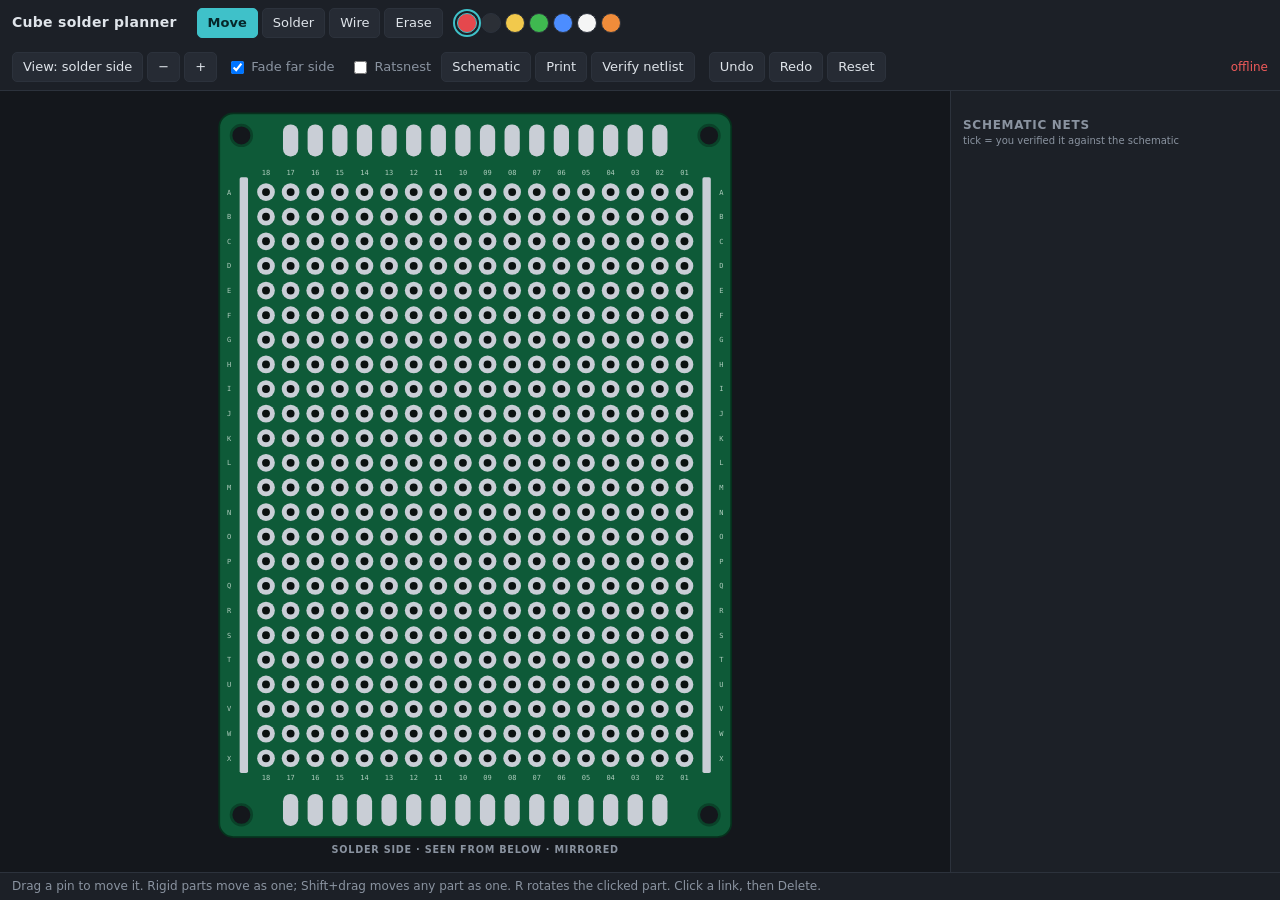
<file: static/index.html>
<!doctype html>
<html lang="en">
<head>
<meta charset="utf-8">
<meta name="viewport" content="width=device-width, initial-scale=1">
<title>Cube solder planner</title>
<link rel="stylesheet" href="/static/style.css">
</head>
<body>
<header>
  <h1>Cube solder planner</h1>
  <div class="group" id="tools">
    <button data-tool="select" title="Move parts and pins, select links (V)">Move</button>
    <button data-tool="solder" title="Drag across pads to lay a solder path (S)">Solder</button>
    <button data-tool="wire" title="Drag for a straight wire, or click point by point (W)">Wire</button>
    <button data-tool="erase" title="Click a solder path or wire to remove it (E)">Erase</button>
  </div>
  <div class="group" id="colors" title="Wire colour"></div>
  <div class="group">
    <button id="flip" title="Flip between solder side and component side (F)"></button>
    <button id="zoomout" title="Zoom out (-)">−</button>
    <button id="zoomin" title="Zoom in (+)">+</button>
    <label class="check" title="Fade what is on the other side of the board"><input type="checkbox" id="fade" checked> Fade far side</label>
    <label class="check"><input type="checkbox" id="rats"> Ratsnest</label>
    <button id="schem" title="Show the schematic picture">Schematic</button>
    <a class="button" href="/print" title="Printable sheets: both sides of the board and the wiring lists">Print</a>
    <a class="button" href="/verify" title="Check the netlist against the schematic, net by net">Verify netlist</a>
  </div>
  <div class="group">
    <button id="undo" title="Undo (Ctrl/Cmd+Z)">Undo</button>
    <button id="redo" title="Redo (Shift+Ctrl/Cmd+Z)">Redo</button>
    <button id="reset" title="Remove all links and put parts back (can be undone)">Reset</button>
  </div>
  <span id="conn" class="off">offline</span>
</header>
<main>
  <section id="stage">
    <svg id="board" xmlns="http://www.w3.org/2000/svg"></svg>
    <div id="schematic" hidden><img src="/pics/schematic.png" alt="Fritzing schematic of the cube electronics"></div>
  </section>
  <aside>
    <div id="summary"></div>
    <div id="issues"></div>
    <h2>Schematic nets <small>tick = you verified it against the schematic</small></h2>
    <ul id="nets"></ul>
  </aside>
</main>
<footer><span id="status"></span><span id="toast"></span></footer>
<script src="/static/app.js"></script>
</body>
</html>
</file>
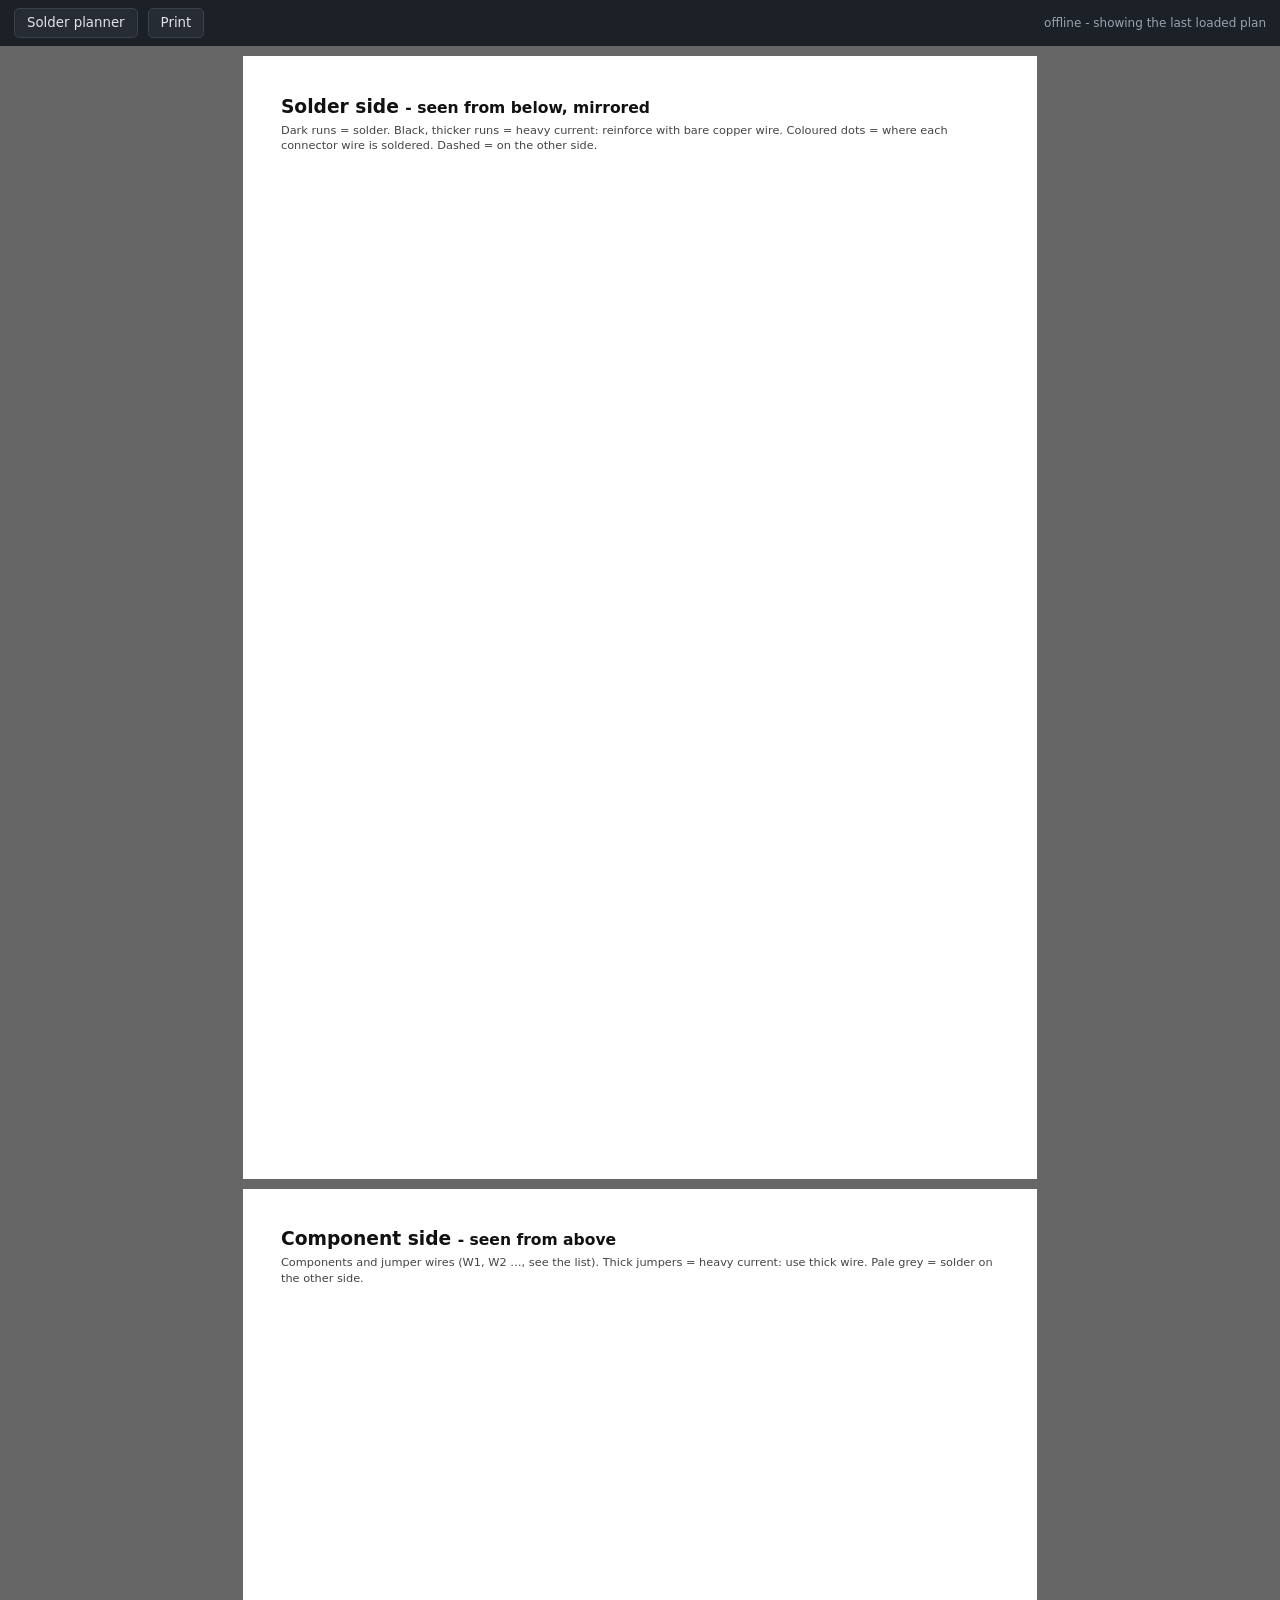
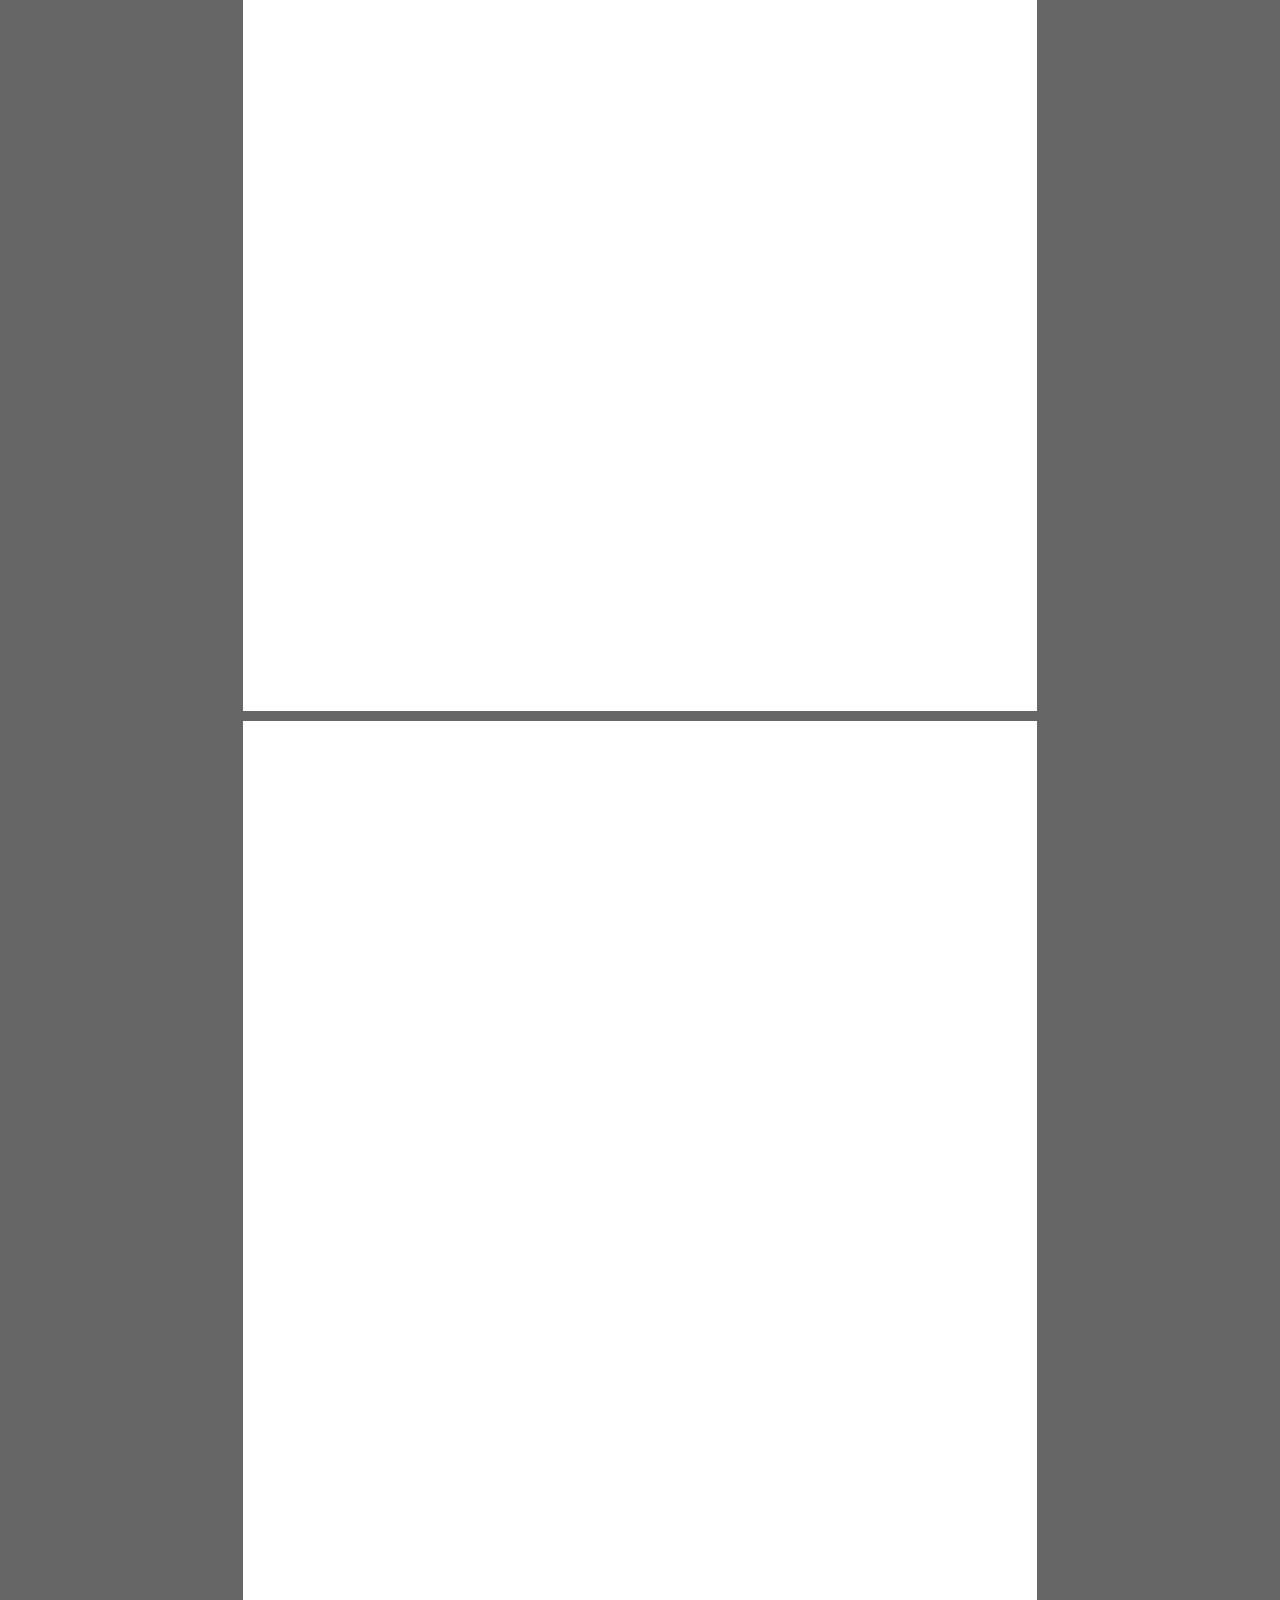
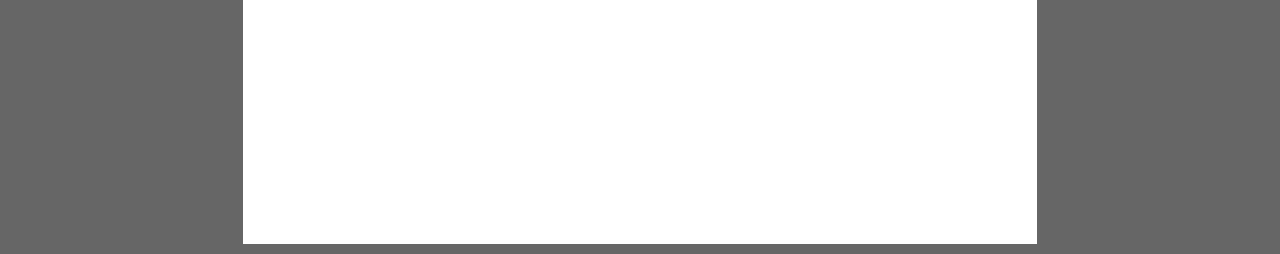
<file: static/print.html>
<!doctype html>
<html lang="en">
<head>
<meta charset="utf-8">
<meta name="viewport" content="width=device-width, initial-scale=1">
<title>Cube solder plan - print</title>
<style>
  @page { size: A4 portrait; margin: 10mm; }
  * { box-sizing: border-box; }
  body { margin: 0; background: #666; color: #111; font: 10pt/1.35 system-ui, -apple-system, "Segoe UI", sans-serif; }
  nav { position: sticky; top: 0; display: flex; gap: 10px; align-items: center; padding: 8px 14px; background: #1c2027; color: #dfe4ea; z-index: 2; }
  nav a, nav button { background: #262b34; color: #dfe4ea; border: 1px solid #3a414d; border-radius: 5px; padding: 5px 12px;
    font: inherit; text-decoration: none; cursor: pointer; }
  nav span { margin-left: auto; font-size: 9pt; color: #9aa4b1; }
  .sheet { width: 210mm; min-height: 297mm; margin: 10px auto; padding: 10mm; background: #fff; }
  .sheet.drawing { height: 297mm; display: flex; flex-direction: column; }
  .sheet.drawing svg { flex: 1; min-height: 0; width: 100%; }
  h1 { font-size: 14pt; margin: 0 0 1mm; }
  h2 { font-size: 11pt; margin: 5mm 0 1.5mm; break-after: avoid; }
  p.note { margin: 0 0 2mm; font-size: 8.5pt; color: #444; }
  table { border-collapse: collapse; width: 100%; font-size: 8.5pt; break-inside: auto; }
  th { text-align: left; border-bottom: 1.5px solid #111; padding: 1px 6px 2px 0; font-weight: 600; }
  td { border-bottom: 0.5px solid #bbb; padding: 1.5px 6px 1.5px 0; vertical-align: top; }
  tr { break-inside: avoid; }
  td.mono, .mono { font-family: ui-monospace, Menlo, monospace; }
  .cols { columns: 2; column-gap: 8mm; }
  .cols > div { break-inside: avoid; margin-bottom: 4mm; }
  .swatch { display: inline-block; width: 9px; height: 9px; border: 0.6px solid #000; border-radius: 50%; margin-right: 4px; vertical-align: -1px; }
  .box { display: inline-block; width: 9px; height: 9px; border: 0.8px solid #111; vertical-align: -1px; }
  .heavy { font-weight: 700; }

  /* drawing */
  .pcb { fill: #fff; stroke: #222; stroke-width: 1.5; }
  .mount { fill: #fff; stroke: #222; stroke-width: 1.2; }
  .pad { fill: #fff; stroke: #9a9a9a; stroke-width: 0.9; }
  .rail { fill: #ececec; stroke: #9a9a9a; stroke-width: 0.9; }
  .hole { fill: #c4c4c4; }
  .silk { fill: #333; font: 9px ui-monospace, Menlo, monospace; text-anchor: middle; dominant-baseline: central; }
  .solder { fill: none; stroke: #6f7780; stroke-width: 10; stroke-linecap: round; stroke-linejoin: round; }
  .solder.heavy { stroke: #15181c; stroke-width: 12; }
  .solder.far { stroke: #dcdcdc; stroke-width: 8; }
  .wire-case { fill: none; stroke: #111; stroke-width: 6.5; stroke-linecap: round; stroke-linejoin: round; }
  .wire { fill: none; stroke-width: 4.5; stroke-linecap: round; stroke-linejoin: round; }
  .wire-case.heavy { stroke-width: 9.5; }
  .wire.heavy { stroke-width: 7; }
  .wire.far { stroke: #8a8a8a; stroke-width: 1.4; stroke-dasharray: 5 4; }
  .tag { font: 700 9px system-ui, sans-serif; text-anchor: middle; dominant-baseline: central; fill: #111;
    paint-order: stroke; stroke: #fff; stroke-width: 3.5; }
  .shape { stroke: #222; stroke-width: 1.2; }
  .shape.far { fill: none; stroke: #b5b5b5; stroke-dasharray: 4 3; }
  .lead { stroke: #555; stroke-width: 1.6; }
  .lead.far { stroke: #c2c2c2; }
  .part-label { font: 600 8.5px system-ui, sans-serif; text-anchor: middle; dominant-baseline: central; fill: #111;
    paint-order: stroke; stroke: #fff; stroke-width: 3; }
  .part-label.far { fill: #8a8a8a; }
  .pin { fill: none; stroke: #111; stroke-width: 1.6; }
  .pin-label { font: 7.5px ui-monospace, Menlo, monospace; fill: #111; dominant-baseline: central;
    paint-order: stroke; stroke: #fff; stroke-width: 2.5; }
  .land { stroke: #111; stroke-width: 1.2; }
  .land.far { fill: none; stroke-width: 1.2; stroke-dasharray: 2 2; }

  @media print {
    body { background: #fff; }
    nav { display: none; }
    .sheet { margin: 0; padding: 0; width: auto; min-height: 0; break-after: page; }
    .sheet.drawing { height: 276mm; }
    .sheet:last-child { break-after: auto; }
  }
</style>
</head>
<body>
<nav>
  <a href="/">Solder planner</a>
  <button id="print">Print</button>
  <span id="info">loading…</span>
</nav>
<section class="sheet drawing">
  <h1>Solder side <small>- seen from below, mirrored</small></h1>
  <p class="note">Dark runs = solder. Black, thicker runs = heavy current: reinforce with bare copper wire. Coloured dots = where each connector wire is soldered. Dashed = on the other side.</p>
  <svg id="bottom" xmlns="http://www.w3.org/2000/svg"></svg>
</section>
<section class="sheet drawing">
  <h1>Component side <small>- seen from above</small></h1>
  <p class="note">Components and jumper wires (W1, W2 …, see the list). Thick jumpers = heavy current: use thick wire. Pale grey = solder on the other side.</p>
  <svg id="top" xmlns="http://www.w3.org/2000/svg"></svg>
</section>
<section class="sheet" id="lists"></section>
<script src="/static/print.js"></script>
</body>
</html>
</file>
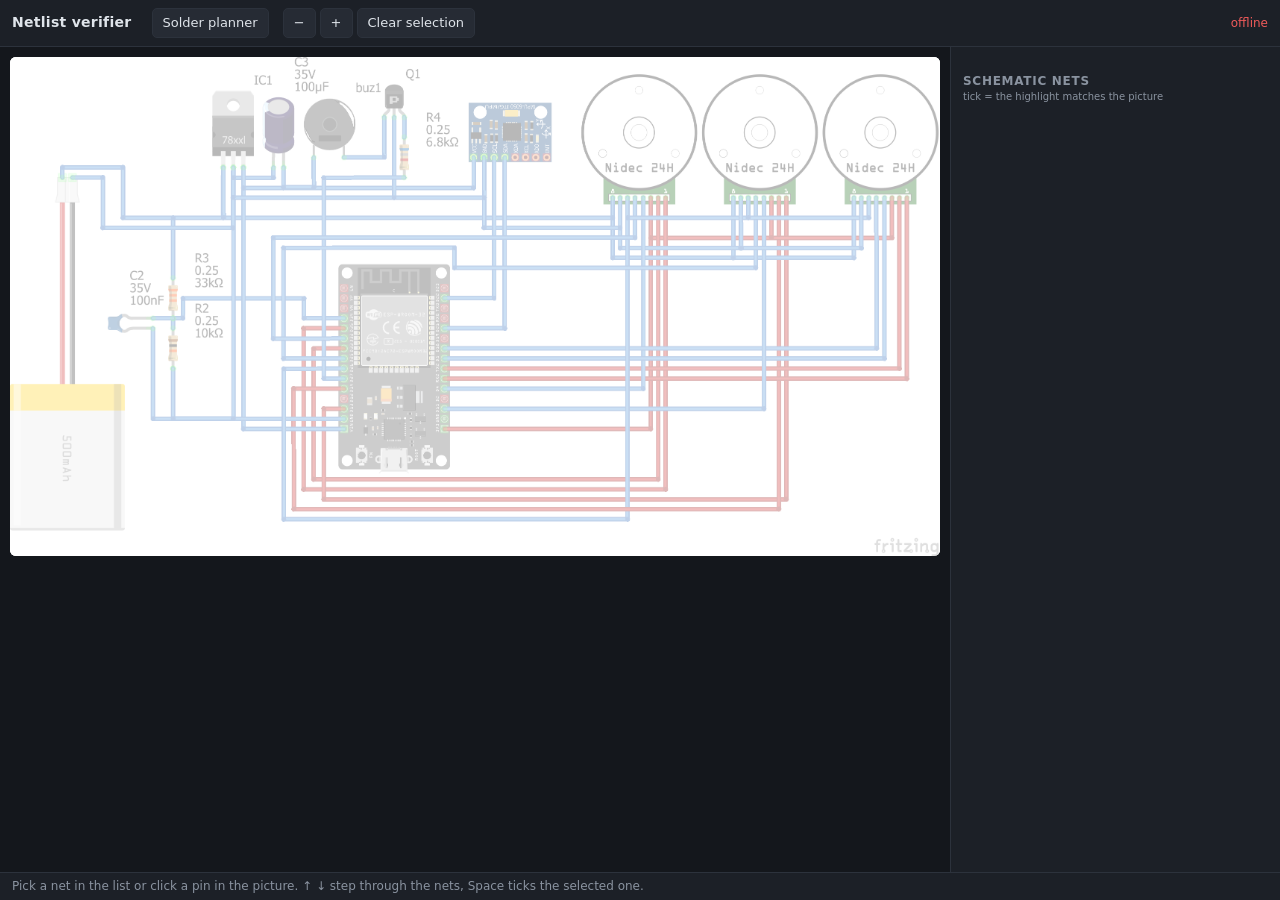
<file: static/verify.html>
<!doctype html>
<html lang="en">
<head>
<meta charset="utf-8">
<meta name="viewport" content="width=device-width, initial-scale=1">
<title>Cube netlist verifier</title>
<link rel="stylesheet" href="/static/style.css">
</head>
<body>
<header>
  <h1>Netlist verifier</h1>
  <div class="group">
    <a class="button" href="/">Solder planner</a>
  </div>
  <div class="group">
    <button id="zoomout" title="Zoom out (-)">−</button>
    <button id="zoomin" title="Zoom in (+)">+</button>
    <button id="none" title="Show the plain schematic (Esc)">Clear selection</button>
  </div>
  <span id="conn" class="off">offline</span>
</header>
<main>
  <section id="stage">
    <svg id="overlay" xmlns="http://www.w3.org/2000/svg"></svg>
  </section>
  <aside>
    <div id="summary"></div>
    <div id="issues"></div>
    <h2>Schematic nets <small>tick = the highlight matches the picture</small></h2>
    <ul id="nets"></ul>
  </aside>
</main>
<footer><span id="status">Pick a net in the list or click a pin in the picture. ↑ ↓ step through the nets, Space ticks the selected one.</span><span id="toast"></span></footer>
<script src="/static/verify.js"></script>
</body>
</html>
</file>
<file: static/style.css>
:root {
  --bg: #14171c; --panel: #1c2027; --line: #2c323c; --text: #dfe4ea; --dim: #8a93a0;
  --accent: #3fc1c9; --ok: #4cc38a; --open: #e2a336; --bad: #ef5a5a;
  --pcb: #0e5a38; --pcb-dark: #0a4229; --pad: #c9ced6; --hole: #0b1110;
}
* { box-sizing: border-box; }
html, body { height: 100%; margin: 0; }
body { display: flex; flex-direction: column; background: var(--bg); color: var(--text);
  font: 13px/1.4 system-ui, -apple-system, "Segoe UI", sans-serif; }

header { display: flex; align-items: center; gap: 14px; padding: 8px 12px; background: var(--panel);
  border-bottom: 1px solid var(--line); flex-wrap: wrap; }
h1 { font-size: 14px; margin: 0 6px 0 0; letter-spacing: .02em; }
.group { display: flex; align-items: center; gap: 4px; }
button { background: #262b34; color: var(--text); border: 1px solid var(--line); border-radius: 5px;
  padding: 5px 10px; font: inherit; cursor: pointer; }
a.button { background: #262b34; color: var(--text); border: 1px solid var(--line); border-radius: 5px;
  padding: 5px 10px; text-decoration: none; }
button:hover, a.button:hover { border-color: #4a5361; }
button:disabled { opacity: .4; cursor: default; }
button.on { background: var(--accent); border-color: var(--accent); color: #06272a; font-weight: 600; }
.check { display: flex; align-items: center; gap: 4px; color: var(--dim); padding: 0 6px; }
#colors button { width: 20px; height: 20px; padding: 0; border-radius: 50%; }
#colors button.on { outline: 2px solid var(--accent); outline-offset: 2px; background: var(--c); }
#conn { margin-left: auto; font-size: 12px; color: var(--ok); }
#conn.off { color: var(--bad); }

main { flex: 1; display: flex; min-height: 0; }
#stage { flex: 1; position: relative; min-width: 0; padding: 10px; overflow: auto; }
#board { height: 100%; aspect-ratio: 30 / 30.9; margin: 0 auto; display: block; touch-action: none; user-select: none; }
#schematic { position: fixed; left: 10px; bottom: 40px; width: min(60%, 760px); background: #fff;
  border: 1px solid var(--line); border-radius: 6px; padding: 6px; resize: horizontal; overflow: auto;
  box-shadow: 0 8px 30px #000a; }
#schematic img { width: 100%; display: block; }

aside { width: 330px; background: var(--panel); border-left: 1px solid var(--line); overflow-y: auto; padding: 12px; }
aside h2 { font-size: 12px; text-transform: uppercase; letter-spacing: .06em; color: var(--dim); margin: 14px 0 6px; }
aside h2 small { display: block; text-transform: none; letter-spacing: 0; font-weight: 400; }
#summary { font-size: 14px; font-weight: 600; }
#summary span { display: block; font-size: 12px; font-weight: 400; color: var(--dim); }
#issues p { margin: 6px 0 0; padding: 6px 8px; border-radius: 5px; font-size: 12px; }
#issues .short { background: #4a1f22; color: #ffc9c9; }
#issues .warn { background: #43361a; color: #f3dca6; }
#nets { list-style: none; margin: 0; padding: 0; }
#nets li { border-radius: 5px; padding: 4px 6px; cursor: pointer; }
#nets li:hover { background: #242a33; }
#nets li.sel { background: #2a313c; }
#nets .row { display: flex; align-items: center; gap: 7px; }
#nets .dot { width: 10px; height: 10px; border-radius: 50%; flex: none; }
#nets .name { font: 600 12px ui-monospace, Menlo, monospace; flex: 1; }
#nets .st { font-size: 11px; color: var(--open); }
#nets li.ok .st { color: var(--ok); }
#nets li.short .st { color: var(--bad); }
#nets .pins { font: 11px/1.5 ui-monospace, Menlo, monospace; color: var(--dim); margin: 3px 0 2px 17px; }
#nets .pins b { color: var(--text); font-weight: 500; }

footer { display: flex; justify-content: space-between; gap: 20px; padding: 5px 12px; background: var(--panel);
  border-top: 1px solid var(--line); font-size: 12px; color: var(--dim); min-height: 28px; }
#toast { color: var(--bad); }

/* netlist verifier */
#overlay { display: block; background: #fff; border-radius: 6px; }
.veil { fill: #fff; opacity: .72; pointer-events: none; }
.hl-wire { stroke-width: 11; stroke-linecap: round; pointer-events: none; }
.hl-pin { fill: none; stroke-width: 5; pointer-events: none; }
.hl-pin.unsure { stroke-dasharray: 7 5; }
.hl-pin.left-out { stroke: #868e96; stroke-dasharray: 4 4; stroke-width: 3; }
.hl-label { font: 600 17px ui-monospace, Menlo, monospace; fill: #111; paint-order: stroke; stroke: #fff; stroke-width: 5;
  pointer-events: none; }
.pin-hit { fill: transparent; cursor: pointer; }
.pin-hit:hover { fill: #0002; stroke: #000; stroke-width: 1.5; }

/* board */
.pcb { fill: var(--pcb); stroke: #06311d; stroke-width: 2; }
.mount { fill: var(--bg); stroke: var(--pcb-dark); stroke-width: 3; }
.pad, .rail { fill: var(--pad); }
.hole { fill: var(--hole); }
.silk { fill: #d7eadf; font: 8px ui-monospace, Menlo, monospace; text-anchor: middle; dominant-baseline: central; opacity: .8; }
.viewtag { fill: var(--dim); font: 600 11px system-ui, sans-serif; text-anchor: middle; letter-spacing: .08em; }
.solder { fill: none; stroke: #e9edf2; stroke-width: 12; stroke-linecap: round; stroke-linejoin: round; opacity: .93; }
.wire-case { fill: none; stroke: #0008; stroke-width: 8; stroke-linecap: round; stroke-linejoin: round; }
.wire { fill: none; stroke-width: 5; stroke-linecap: round; stroke-linejoin: round; }
.wire-end { stroke: #000a; stroke-width: 1; }
.sel-link { stroke: var(--accent) !important; }
.preview { opacity: .6; pointer-events: none; }
.erasing [data-link] { cursor: not-allowed; }
[data-link] { cursor: pointer; }
.body { pointer-events: none; }
.body-shape { fill-opacity: .28; stroke-width: 1.5; stroke-dasharray: 5 3; }
.body-solid { fill-opacity: .8; stroke-width: 1.5; }
.lead { stroke: #c8ccd2; stroke-width: 2.5; stroke-linecap: round; }
.conn-body { fill: #e9e5d8; stroke: #6b6f78; stroke-width: 1.5; }
.conn-case { fill: none; stroke: #000a; stroke-width: 4; stroke-linecap: round; }
.conn-wire { fill: none; stroke-width: 2.4; stroke-linecap: round; }
.tie { fill: #15181d; stroke: #5a616d; stroke-width: 1; }
.conn { transition: opacity .15s; }
.conn .hit { pointer-events: all; }
/* What lives on the far side of the board is faded: components and jumper wires sit on the
   component side, solder paths and the connector cables on the solder side. */
.fade.view-bottom #l-body, .fade.view-bottom #l-wires { opacity: .3; }
.fade.view-top #l-solder, .fade.view-top .conn :is(.conn-wire, .conn-case, .tie) { opacity: .3; }
/* point at a connector to see only its cable */
#l-pins:has(.conn .hit:hover) .conn:not(:has(.hit:hover)) { opacity: .1; }
.land { stroke: #fffa; stroke-width: 1; }
.part-label { fill: #fff; font: 600 9px system-ui, sans-serif; text-anchor: middle; dominant-baseline: central;
  paint-order: stroke; stroke: #000b; stroke-width: 3; pointer-events: none; }
.pin-label { fill: #fff; font: 8px ui-monospace, Menlo, monospace; dominant-baseline: central;
  paint-order: stroke; stroke: #000c; stroke-width: 2.5; pointer-events: none; }
.pin { fill-opacity: .35; stroke-width: 2.5; pointer-events: none; }
.pin.bad { stroke: var(--bad) !important; }
.rat { stroke: #ffe066; stroke-width: 1; stroke-dasharray: 3 3; opacity: .55; pointer-events: none; }
.rat.sel { stroke-width: 2; opacity: 1; }
.glow { fill: none; stroke: var(--accent); stroke-width: 2.5; pointer-events: none; }
.glow.short { stroke: var(--bad); }
.glow.net { stroke: #fff; stroke-dasharray: 3 2; }
</file>
